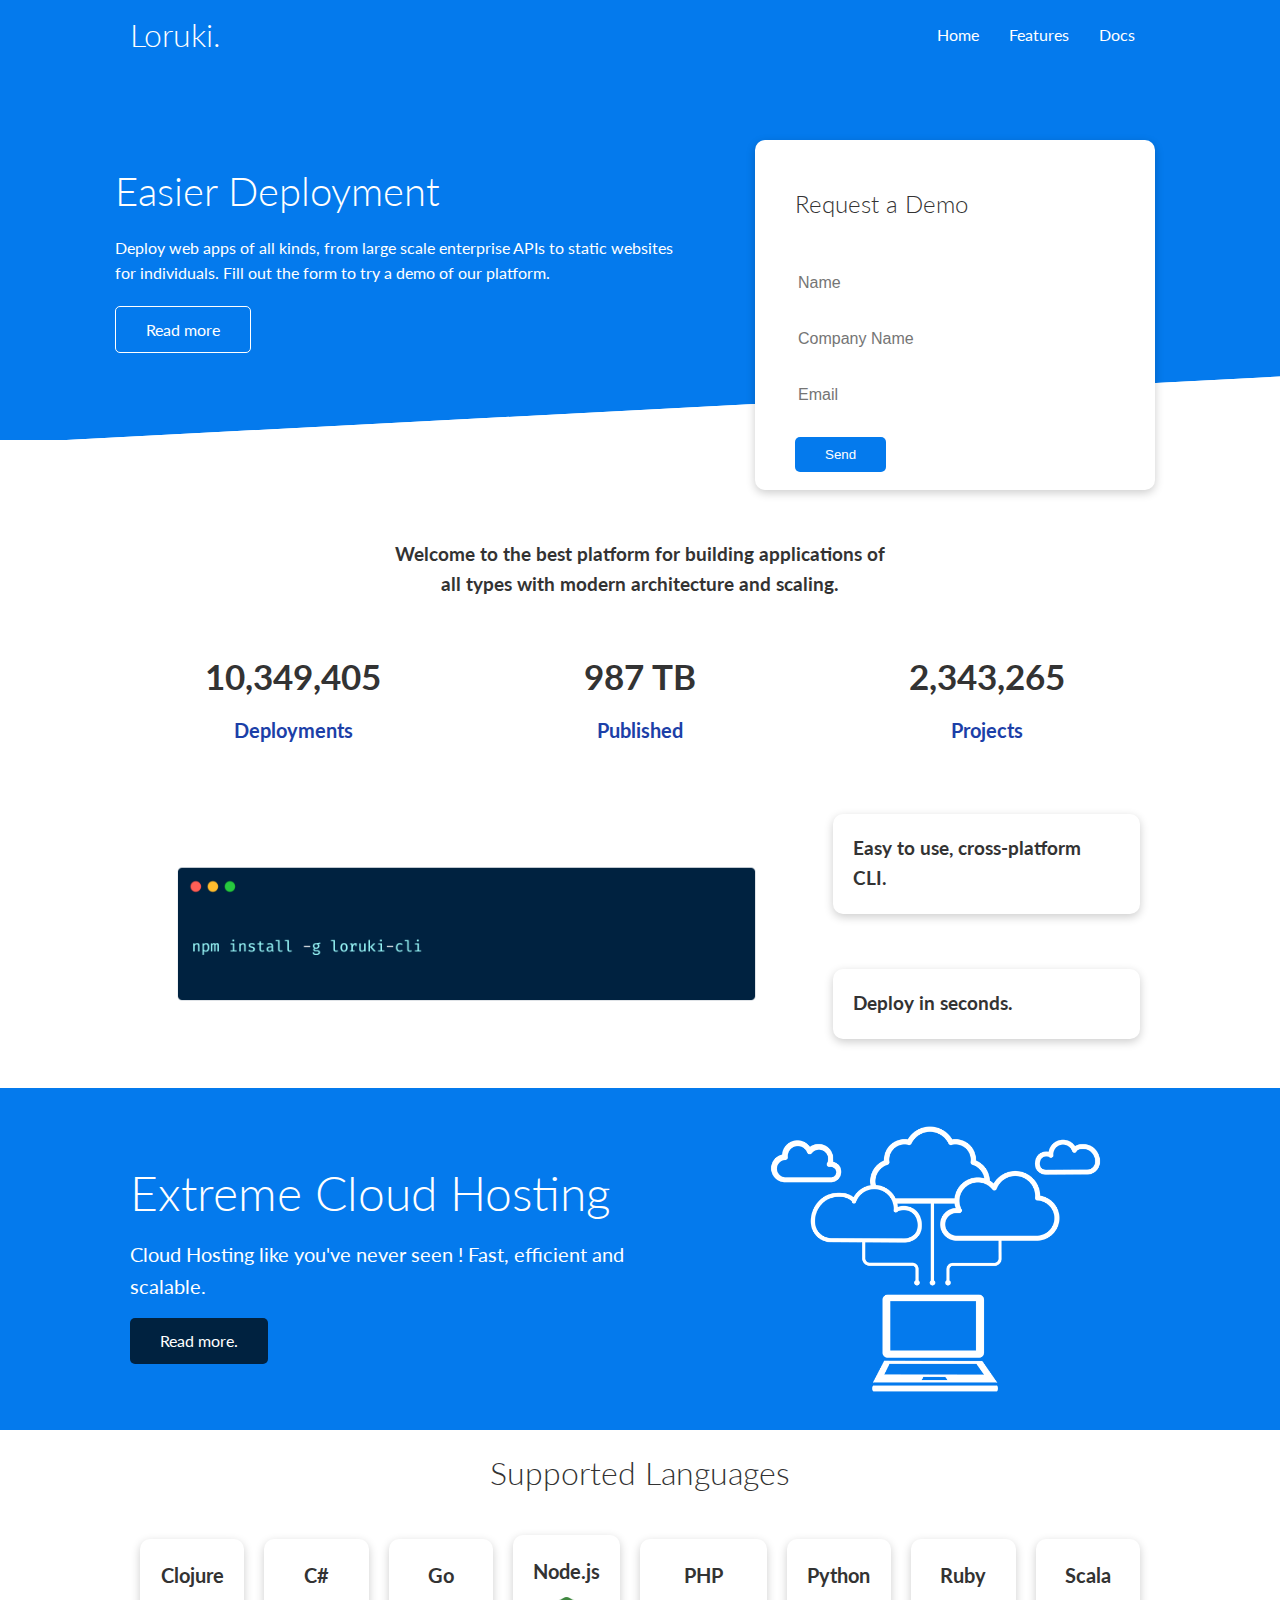
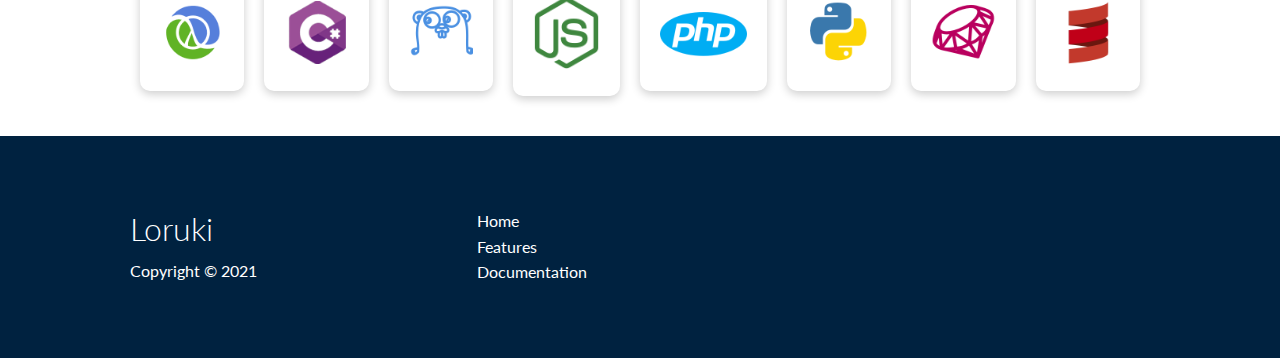
<file: index.html>
<!DOCTYPE html>
<html lang="en">
  <head>
    <meta charset="UTF-8" />
    <meta name="viewport" content="width=device-width, initial-scale=1.0" />
    <link
      rel="stylesheet"
      href="https://cdnjs.cloudflare.com/ajax/libs/font-awesome/5.15.2/css/all.min.css"
      integrity="sha512-HK5fgLBL+xu6dm/Ii3z4xhlSUyZgTT9tuc/hSrtw6uzJOvgRr2a9jyxxT1ely+B+xFAmJKVSTbpM/CuL7qxO8w=="
      crossorigin="anonymous"
    />
    <link rel="stylesheet" href="css/utilities.css" />
    <link rel="stylesheet" href="css/style.css" />

    <title>Loruki | Cloud Hosting for everyone</title>
  </head>
  <body>
    <!-- navbar -->
    <div class="navbar">
      <div class="container flex">
        <h1 class="logo">Loruki.</h1>
        <nav>
          <ul>
            <li><a href="index.html">Home</a></li>
            <li><a href="features.html">Features</a></li>
            <li><a href="docs.html">Docs</a></li>
          </ul>
        </nav>
      </div>
    </div>
    <!-- showcase -->
    <section class="showcase">
      <div class="container grid">
        <div class="showcase-text">
          <h1>Easier Deployment</h1>
          <p>
            Deploy web apps of all kinds, from large scale enterprise APIs to
            static websites for individuals. Fill out the form to try a demo of
            our platform.
          </p>
          <a href="features.html" class="btn btn-outline">Read more</a>
        </div>

        <div class="showcase-form card">
          <h2>Request a Demo</h2>
          <form
            name="contact"
            method="POST"
            netlify-honeypot="bot-field"
            data-netlify="true"
          >
            <input type="hidden" name="form-name" value="contact">
            <p class="hidden">
              <label>Don't fill out if you are a human: <input name="bot-field"
              /></label>
            </p>
            <div class="form-control">
              <input type="text" name="name" placeholder="Name" required />
            </div>
            <div class="form-control">
              <input
                type="text"
                name="company"
                placeholder="Company Name"
                required
              />
            </div>
            <div class="form-control">
              <input type="email" name="email" placeholder="Email" required />
            </div>
            <input type="submit" value="Send" class="btn btn-primary" />
          </form>
        </div>
      </div>
    </section>

    <!-- Stats-->
    <section class="stats">
      <div class="container">
        <h3 class="stats-heading text-center my-1">
          Welcome to the best platform for building applications of all types
          with modern architecture and scaling.
        </h3>
        <div class="grid grid-3 text-center my-4">
          <div>
            <i class="fas fa-server fa-3x"></i>
            <h3>10,349,405</h3>
            <p class="text-secondary">Deployments</p>
          </div>
          <div>
            <i class="fas fa-upload fa-3x"></i>
            <h3>987 TB</h3>
            <p class="text-secondary">Published</p>
          </div>
          <div>
            <i class="fas fa-project-diagram fa-3x"></i>
            <h3>2,343,265</h3>
            <p class="text-secondary">Projects</p>
          </div>
        </div>
      </div>
    </section>

    <!--CLI -->
    <section class="cli">
      <div class="container grid">
        <img src="images/cli.png" alt="" />
        <div class="card">
          <h3>Easy to use, cross-platform CLI.</h3>
        </div>
        <div class="card">
          <h3>Deploy in seconds.</h3>
        </div>
      </div>
    </section>

    <!-- Cloud -->
    <section class="cloud bg-primary my-2 py-2">
      <div class="container grid">
        <div class="text center">
          <h2 class="lg">Extreme Cloud Hosting</h2>
          <p class="lead my-1">
            Cloud Hosting like you've never seen ! Fast, efficient and scalable.
          </p>
          <a href="features.html" class="btn btn-dark">Read more.</a>
        </div>
        <img src="images/cloud.png" alt="" />
      </div>
    </section>

    <!-- Languages-->
    <section class="languages">
      <h2 class="md text-center my-2">Supported Languages</h2>
      <div class="container flex">
        <div class="card">
          <h4>Clojure</h4>
          <img src="images/logos/clojure.png" alt="" />
        </div>
        <div class="card">
          <h4>C#</h4>
          <img src="images/logos/csharp.png" alt="" />
        </div>
        <div class="card">
          <h4>Go</h4>
          <img src="images/logos/go.png" alt="" />
        </div>
        <div class="card">
          <h4>Node.js</h4>
          <img src="images/logos/node.png" alt="" />
        </div>
        <div class="card">
          <h4>PHP</h4>
          <img src="images/logos/php.png" alt="" />
        </div>
        <div class="card">
          <h4>Python</h4>
          <img src="images/logos/python.png" alt="" />
        </div>
        <div class="card">
          <h4>Ruby</h4>
          <img src="images/logos/ruby.png" alt="" />
        </div>
        <div class="card">
          <h4>Scala</h4>
          <img src="images/logos/scala.png" alt="" />
        </div>
      </div>
    </section>

    <!-- Footer-->
    <footer class="footer bg-dark py-5">
      <div class="container grid grid-3">
        <div>
          <h1>Loruki</h1>
          <p>Copyright &copy; 2021</p>
        </div>
        <nav>
          <ul>
            <li><a href="index.html">Home</a></li>
            <li><a href="features.html">Features</a></li>
            <li><a href="docs.html">Documentation</a></li>
          </ul>
        </nav>
        <div class="social">
          <a href=""><i class="fab fa-github fa-2x"></i></a>
          <a href=""><i class="fab fa-facebook fa-2x"></i></a>
          <a href=""><i class="fab fa-twitter fa-2x"></i></a>
          <a href=""><i class="fab fa-instagram fa-2x"></i></a>
        </div>
      </div>
    </footer>
  </body>
</html>
</file>
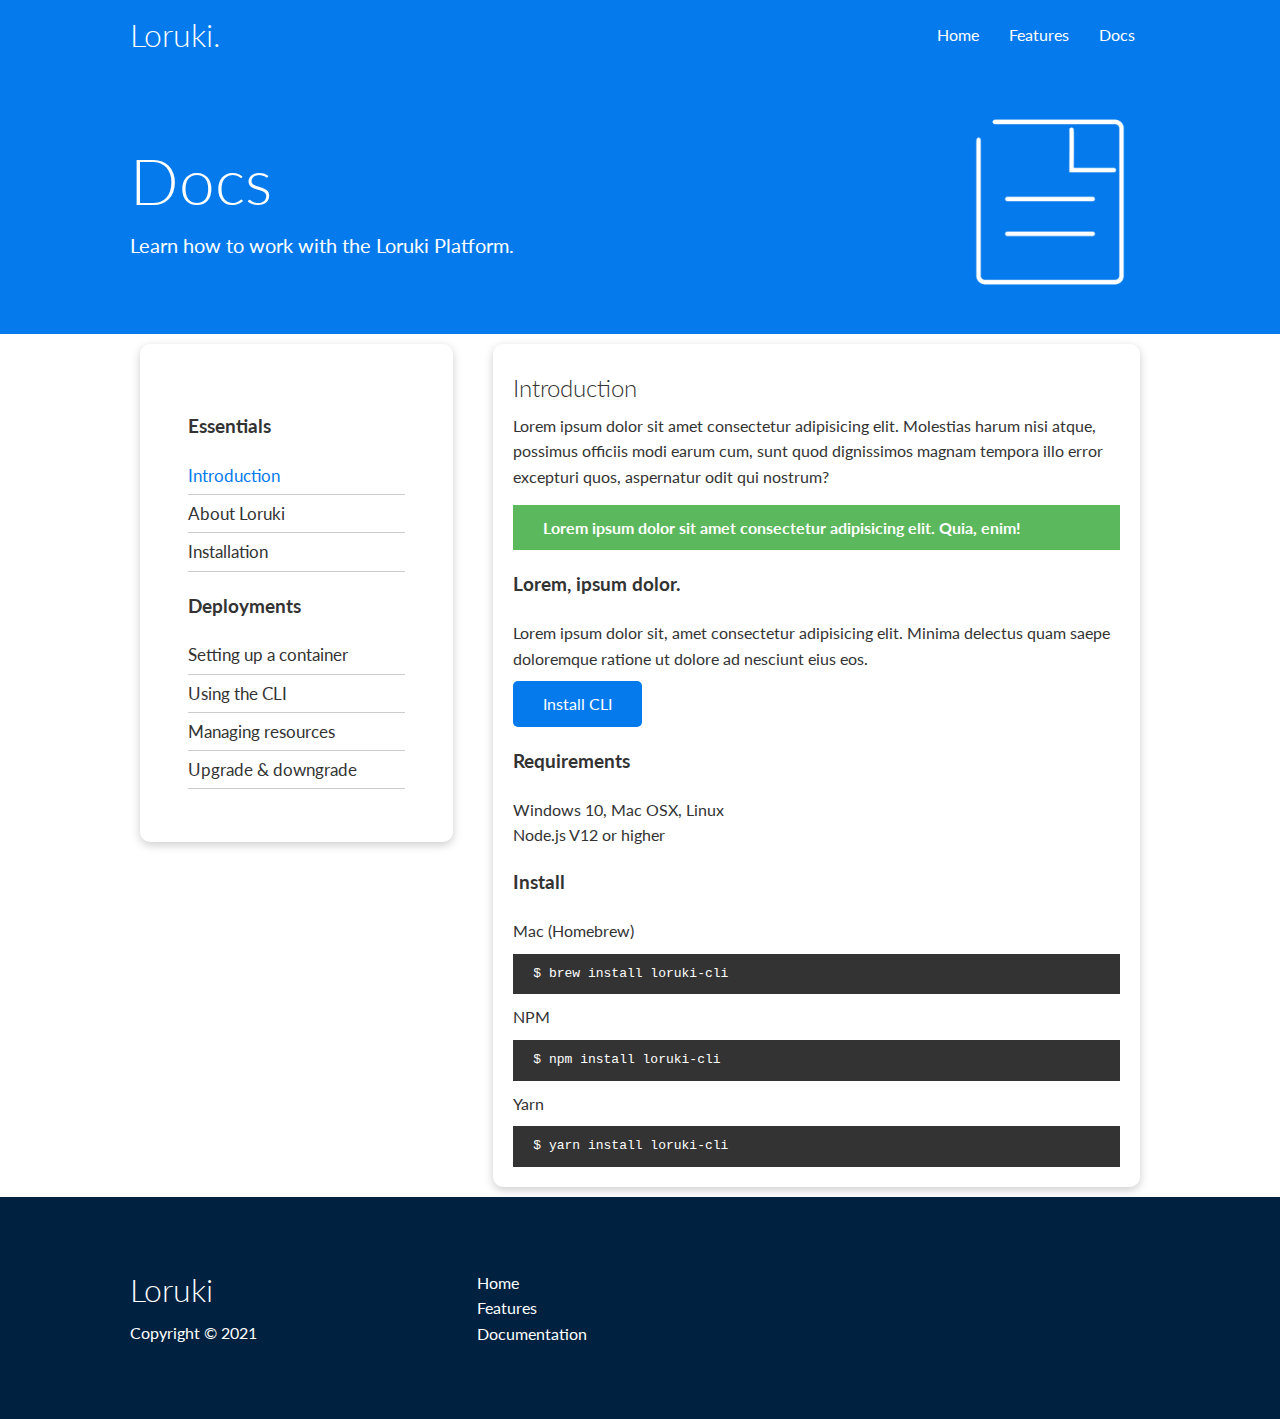
<file: docs.html>
<!DOCTYPE html>
<html lang="en">
  <head>
    <meta charset="UTF-8" />
    <meta name="viewport" content="width=device-width, initial-scale=1.0" />
    <link
      rel="stylesheet"
      href="https://cdnjs.cloudflare.com/ajax/libs/font-awesome/5.15.2/css/all.min.css"
      integrity="sha512-HK5fgLBL+xu6dm/Ii3z4xhlSUyZgTT9tuc/hSrtw6uzJOvgRr2a9jyxxT1ely+B+xFAmJKVSTbpM/CuL7qxO8w=="
      crossorigin="anonymous"
    />
    <link rel="stylesheet" href="css/utilities.css" />
    <link rel="stylesheet" href="css/style.css" />

    <title>Loruki | Cloud Hosting for everyone</title>
  </head>
  <body>
    <!-- navbar -->
    <div class="navbar">
      <div class="container flex">
        <h1 class="logo">Loruki.</h1>
        <nav>
          <ul>
            <li><a href="index.html">Home</a></li>
            <li><a href="features.html">Features</a></li>
            <li><a href="docs.html">Docs</a></li>
          </ul>
        </nav>
      </div>
    </div>

    <!-- Head -->
    <section class="docs-head bg-primary py-3">
      <div class="container grid">
        <div>
          <h1 class="xl">Docs</h1>
          <p class="lead">Learn how to work with the Loruki Platform.</p>
        </div>
        <img src="images/docs.png" alt="" />
      </div>
    </section>

    <!-- Docs Main-->
    <section class="docs-main may-4">
      <div class="container grid">
        <div class="card bg-light p-3">
          <h3 class="my-2">Essentials</h3>
          <nav>
            <ul>
              <li><a class="text-primary" href="#">Introduction</a></li>
              <li><a href="#">About Loruki</a></li>
              <li><a href="#">Installation</a></li>
            </ul>
          </nav>
          <h3 class="my-2">Deployments</h3>
          <nav>
            <ul>
              <li><a href="#">Setting up a container</a></li>
              <li><a href="#">Using the CLI</a></li>
              <li><a href="#">Managing resources</a></li>
              <li><a href="#">Upgrade & downgrade</a></li>
            </ul>
          </nav>
        </div>
        <div class="card">
          <h2>Introduction</h2>
          <p>
            Lorem ipsum dolor sit amet consectetur adipisicing elit. Molestias
            harum nisi atque, possimus officiis modi earum cum, sunt quod
            dignissimos magnam tempora illo error excepturi quos, aspernatur
            odit qui nostrum?
          </p>
          <div class="alert alert-success">
            <i class="fas fa-info"></i>Lorem ipsum dolor sit amet consectetur
            adipisicing elit. Quia, enim!
          </div>
          <h3>Lorem, ipsum dolor.</h3>
          <p>
            Lorem ipsum dolor sit, amet consectetur adipisicing elit. Minima
            delectus quam saepe doloremque ratione ut dolore ad nesciunt eius
            eos.
          </p>
          <a href="#" class="btn btn-primary">Install CLI</a>
          <h3>Requirements</h3>
          <ul>
            <li>Windows 10, Mac OSX, Linux</li>
            <li>Node.js V12 or higher</li>
          </ul>
          <h3>Install</h3>
          <p>Mac (Homebrew)</p>
          <pre><code>$ brew install loruki-cli</code></pre>
          <p>NPM</p>
          <pre><code>$ npm install loruki-cli</code></pre>
          <p>Yarn</p>
          <pre><code>$ yarn install loruki-cli</code></pre>
        </div>
      </div>
    </section>

    <!-- Footer-->
    <footer class="footer bg-dark py-5">
      <div class="container grid grid-3">
        <div>
          <h1>Loruki</h1>
          <p>Copyright &copy; 2021</p>
        </div>
        <nav>
          <ul>
            <li><a href="index.html">Home</a></li>
            <li><a href="features.html">Features</a></li>
            <li><a href="docs.html">Documentation</a></li>
          </ul>
        </nav>
        <div class="social">
          <a href=""><i class="fab fa-github fa-2x"></i></a>
          <a href=""><i class="fab fa-facebook fa-2x"></i></a>
          <a href=""><i class="fab fa-twitter fa-2x"></i></a>
          <a href=""><i class="fab fa-instagram fa-2x"></i></a>
        </div>
      </div>
    </footer>
  </body>
</html>
</file>
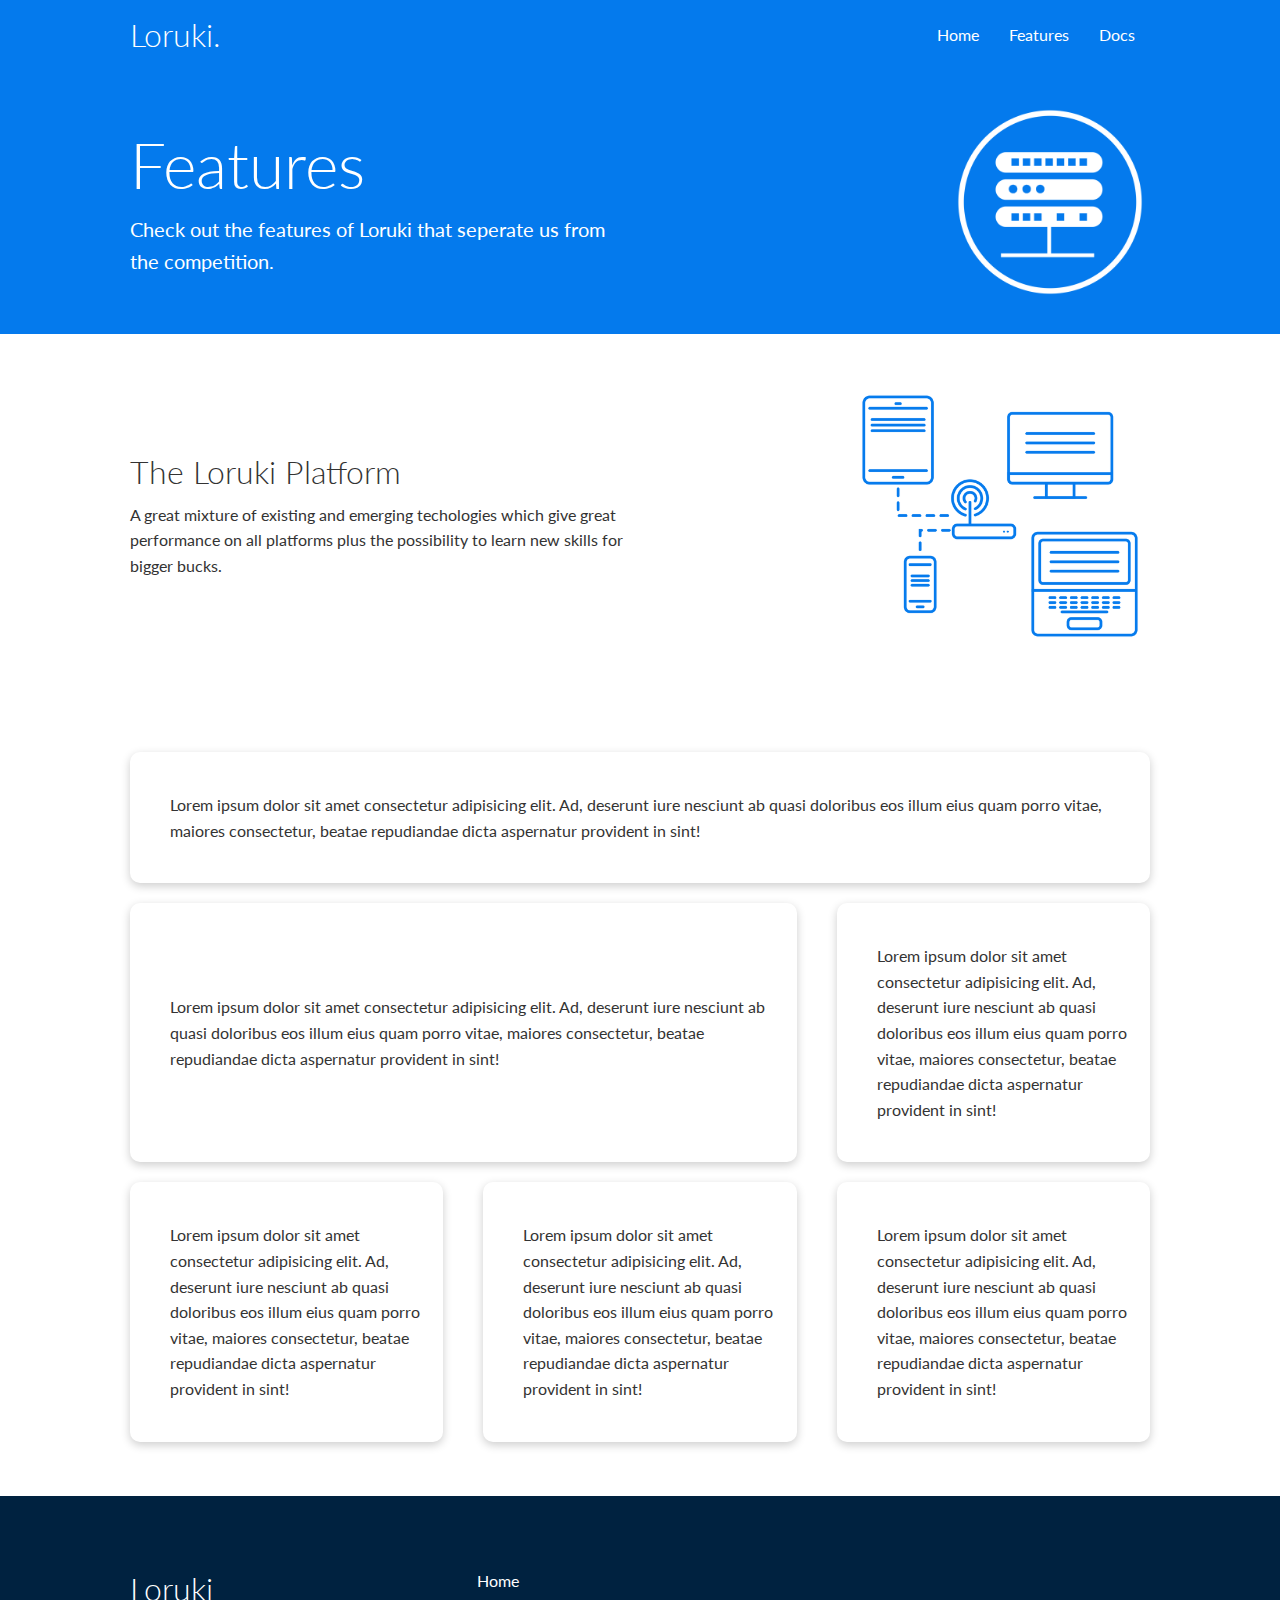
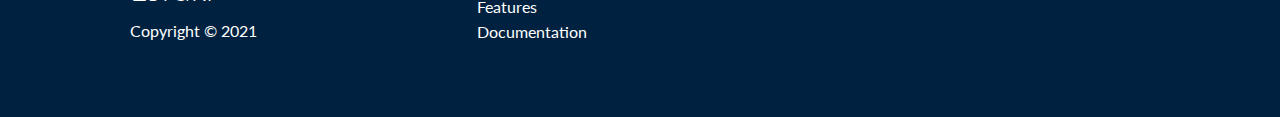
<file: features.html>
<!DOCTYPE html>
<html lang="en">
  <head>
    <meta charset="UTF-8" />
    <meta name="viewport" content="width=device-width, initial-scale=1.0" />
    <link
      rel="stylesheet"
      href="https://cdnjs.cloudflare.com/ajax/libs/font-awesome/5.15.2/css/all.min.css"
      integrity="sha512-HK5fgLBL+xu6dm/Ii3z4xhlSUyZgTT9tuc/hSrtw6uzJOvgRr2a9jyxxT1ely+B+xFAmJKVSTbpM/CuL7qxO8w=="
      crossorigin="anonymous"
    />
    <link rel="stylesheet" href="css/utilities.css" />
    <link rel="stylesheet" href="css/style.css" />

    <title>Loruki | Cloud Hosting for everyone</title>
  </head>
  <body>
    <!-- navbar -->
    <div class="navbar">
      <div class="container flex">
        <h1 class="logo">Loruki.</h1>
        <nav>
          <ul>
            <li><a href="index.html">Home</a></li>
            <li><a href="features.html">Features</a></li>
            <li><a href="docs.html">Docs</a></li>
          </ul>
        </nav>
      </div>
    </div>

    <!-- Head -->
    <section class="features-head bg-primary py-3">
      <div class="container grid">
        <div>
          <h1 class="xl">Features</h1>
          <p class="lead">
            Check out the features of Loruki that seperate us from the
            competition.
          </p>
        </div>
        <img src="images/server.png" alt="">
      </div>
    </section>

    <!-- Sub-head -->
    <section class="features-sub-head bg-light py-3">
        <div class="container grid">
        <div>
            <h1 class="md">The Loruki Platform</h1>
            <p>
                A great mixture of existing and emerging techologies which give great performance
                on all platforms plus the possibility to learn new skills for bigger bucks.
            </p>
            </div>
            <img src="images/server2.png" alt="">
        </div>
    </section>

    <section class="features-main my-2">
        <div class="container grid grid-3">
            <div class="card flex">
                <i class="fas fa-server fa-3x"></i>
                <p>Lorem ipsum dolor sit amet consectetur adipisicing elit. Ad, deserunt iure nesciunt
                     ab quasi doloribus eos illum eius quam porro vitae, maiores consectetur, 
                     beatae repudiandae dicta aspernatur provident in sint!
                </p>
            </div>
              <div class="card flex">
                <i class="fas fa-network-wired fa-3x"></i>
                <p>Lorem ipsum dolor sit amet consectetur adipisicing elit. Ad, deserunt iure nesciunt
                     ab quasi doloribus eos illum eius quam porro vitae, maiores consectetur, 
                     beatae repudiandae dicta aspernatur provident in sint!
                </p>
            </div>
              <div class="card flex">
                <i class="fas fa-laptop-code fa-3x"></i>
                <p>Lorem ipsum dolor sit amet consectetur adipisicing elit. Ad, deserunt iure nesciunt
                     ab quasi doloribus eos illum eius quam porro vitae, maiores consectetur, 
                     beatae repudiandae dicta aspernatur provident in sint!
                </p>
            </div>
              <div class="card flex">
                <i class="fas fa-database fa-3x"></i>
                <p>Lorem ipsum dolor sit amet consectetur adipisicing elit. Ad, deserunt iure nesciunt
                     ab quasi doloribus eos illum eius quam porro vitae, maiores consectetur, 
                     beatae repudiandae dicta aspernatur provident in sint!
                </p>
            </div>
            <div class="card flex">
                <i class="fas fa-power-off fa-3x"></i>
                <p>Lorem ipsum dolor sit amet consectetur adipisicing elit. Ad, deserunt iure nesciunt
                     ab quasi doloribus eos illum eius quam porro vitae, maiores consectetur, 
                     beatae repudiandae dicta aspernatur provident in sint!
                </p>
            </div>
            <div class="card flex">
                <i class="fas fa-upload fa-3x"></i>
                <p>Lorem ipsum dolor sit amet consectetur adipisicing elit. Ad, deserunt iure nesciunt
                     ab quasi doloribus eos illum eius quam porro vitae, maiores consectetur, 
                     beatae repudiandae dicta aspernatur provident in sint!
                </p>
            </div>
        </div>
    </section>
    

    </section>

    <!-- Footer-->
    <footer class="footer bg-dark py-5">
      <div class="container grid grid-3">
        <div>
          <h1>Loruki</h1>
          <p>Copyright &copy; 2021</p>
        </div>
        <nav>
          <ul>
            <li><a href="index.html">Home</a></li>
            <li><a href="features.html">Features</a></li>
            <li><a href="docs.html">Documentation</a></li>
          </ul>
        </nav>
        <div class="social">
          <a href=""><i class="fab fa-github fa-2x"></i></a>
          <a href=""><i class="fab fa-facebook fa-2x"></i></a>
          <a href=""><i class="fab fa-twitter fa-2x"></i></a>
          <a href=""><i class="fab fa-instagram fa-2x"></i></a>
        </div>
      </div>
    </footer>
  </body>
</html>
</file>
<file: css/utilities.css>
.container {
  max-width: 1100px;
  margin: 0 auto;
  overflow: auto;
  padding: 0 40px;
}

.card {
  background-color: #fff;
  color: #333;
  border-radius: 10px;
  box-shadow: 0 3px 10px rgba(0, 0, 0, 0.2);
  padding: 20px;
  margin: 10px;
}

.btn {
  display: inline-block;
  padding: 10px 30px;
  cursor: pointer;
  background-color: var(--primary-color);
  color: #fff;
  border: none;
  border-radius: 5px;
}

.btn-outline {
  background-color: transparent;
  border: 1px #fff solid;
}

.btn:hover {
  transform: scale(0.98);
}

/* Backgrounds & colored buttons */
.bg-primary,
.btn-primary {
  background-color: var(--primary-color);
  color: #fff;
}

.bg-secondary,
.btn-secondary {
  background-color: var(--secondary-color);
  color: #fff;
}

.bg-dark,
.btn-dark {
  background-color: var(--dark-color);
  color: #fff;
}

.bg-light,
.btn-light {
  color: var(--light-color);
  color: #333;
}

/* Text colors */
.text-primary {
  color: var(--primary-color);
}

.text-secondary {
  color: var(--secondary-color);
}

.text-dark {
  color: var(--dark-color);
}

.text-light {
  color: var(--light-color);
}

.bg-primary a,
.btn-primary a,
.bg-secondary a,
.btn-secondary a,
.bg-dark a,
.btn-dark a {
  color: #fff;
}

/* Text sizes */
.lead {
  font-size: 20px;
}

.sm {
  font-size: 1rem;
}

.md {
  font-size: 2rem;
}

.lg {
  font-size: 3rem;
}

.xl {
  font-size: 4rem;
}
.text-center {
  text-align: center;
}

/* Alert */
.alert {
  background-color: var(--light-color);
  padding: 10px 20px;
  font-weight: bold;
  margin: 15px 0;
}

.alert i {
  margin-right: 10px;
}

.alert-success {
  background-color: var(--success-color);
  color: #fff;
}

.alert-error {
  background-color: var(--error-color);
  color: #fff;
}

.flex {
  display: flex;
  justify-content: center;
  align-items: center;
  height: 100%;
}

.grid {
  display: grid;
  grid-template-columns: repeat(2, 1fr);
  gap: 20px;
  justify-content: center;
  align-items: center;
  height: 100%;
}

.grid-3 {
  grid-template-columns: repeat(3, 1fr);
}

/* Margins */
.my-1 {
  margin: 1rem 0;
}

.my-2 {
  margin: 1.5rem 0;
}

.my-3 {
  margin: 2rem 0;
}

.my-4 {
  margin: 3rem 0;
}

.my-5 {
  margin: 4rem 0;
}

.m-1 {
  margin: 1rem;
}

.m-2 {
  margin: 1.5rem;
}

.m-3 {
  margin: 3rem;
}

.m-4 {
  margin: 4rem;
}

.m-5 {
  margin: 5rem;
}

/* Padding */
.py-1 {
  padding: 1rem 0;
}

.py-2 {
  padding: 1.5rem 0;
}

.py-3 {
  padding: 2rem 0;
}

.py-4 {
  padding: 3rem 0;
}

.py-5 {
  padding: 4rem 0;
}

.p-1 {
  padding: 1rem;
}

.p-2 {
  padding: 1.5rem;
}

.p-3 {
  padding: 3rem;
}

.p-4 {
  padding: 4rem;
}

.p-5 {
  padding: 5rem;
}
</file>
<file: css/style.css>
@import url("https://fonts.googleapis.com/css2?family=Lato:wght@300&display=swap");

:root {
  --primary-color: #047aed;
  --secondary-color: #1c3fa8;
  --dark-color: #002240;
  --light-color: #f4f4f4;
  --success-color: #5cb85c;
  --error-color: #d9534f;
}

* {
  box-sizing: border-box;
  padding: 0;
  margin: 0;
}

body {
  font-family: "Lato", sans-serif;
  color: #333;
  line-height: 1.6;
}

ul {
  list-style-type: none;
}

a {
  text-decoration: none;
  color: #333;
}

h1,
h2 {
  font-weight: 300;
  line-height: 1.2;
  margin: 10px 0;
}

p {
  margin: 10px 0;
}

img {
  width: 100%;
}

code,
pre {
  background: #333;
  color: #fff;
  padding: 10px;
}

.hidden {
  visibility: hidden;
  height: 0;
}
/* Navbar */
.navbar {
  background-color: var(--primary-color);
  color: #fff;
  height: 70px;
}

.navbar ul {
  display: flex;
}

.navbar a {
  color: #fff;
  padding: 10px;
  margin: 0 5px;
}

.navbar a:hover {
  border-bottom: 2px #fff solid;
}

.navbar .flex {
  justify-content: space-between;
}
/* Showcase */
.showcase {
  height: 400 px;
  background-color: var(--primary-color);
  color: #fff;
  position: relative;
}

.showcase h1 {
  font-size: 40px;
}

.showcase p {
  margin: 20px 0;
}

.showcase .grid {
  overflow: visible;
  grid-template-columns: 55% 45%;
  gap: 30px;
}

.showcase-text {
  animation: slideInFromLeft 1s ease-in;
}

.showcase-form {
  position: relative;
  top: 60px;
  height: 350px;
  width: 400px;
  padding: 40px;
  z-index: 100;
  justify-self: flex-end;
  animation: slideInFromRight 1s ease-in;
  
}

.showcase-form .form-control {
  margin: 30px 0;
}

.showcase-form input[type="text"],
.showcase-form input[type="email"] {
  border: 0;
  border-bottom: 1px #b4becb;
  width: 100%;
  padding: 3px;
  font-size: 16px;
}

.showcase input:focus {
  outline: none;
}

.showcase::before,
.showcase::after {
  content: "";
  position: absolute;
  height: 100px;
  bottom: -70px;
  right: 0;
  left: 0;
  background: #fff;
  transform: skewY(-3deg);
  -webkit-transform: skewY(-3deg);
  -moz-transform: skewY(-3deg);
  -ms-transform: skewY(-3deg);
}

/* Stats */
.stats {
  padding-top: 100px;
  animation: slideInFromBottom 1s ease-in;
}

.stats-heading {
  max-width: 500px;
  margin: auto;
}
.stats .grid h3 {
  font-size: 35px;
}

.stats .grid p {
  font-size: 20px;
  font-weight: bold;
}

/* CLI */
.cli .grid {
  grid-template-columns: repeat(3, 1fr);
  grid-template-rows: repeat(2, 1fr);
}

.cli .grid > *:first-child {
  grid-column: 1 / span 2;
  grid-row: 1 / span 2;
}

/* Cloud */
.cloud .grid {
  grid-template-columns: 4fr 3fr;
}

/* Languages  */
.languges .flex {
  flex-wrap: wrap;
}
.languages .card {
  text-align: center;
  margin: 18px 10px 40px;
  transition: transform 0.2s ease-in;
}

.languages .card h4 {
  font-size: 20px;
  margin-bottom: 10px;
}

.languages .card:hover {
  transform: translateY(-15px);
}

/* Docs */
.docs-main h3 {
  margin: 20px 0;
}
.docs-main .grid {
  grid-template-columns: 1fr 2fr;
  align-items: flex-start;
}
.docs-main nav li {
  font-size: 17px;
  padding-bottom: 5px;
  margin-bottom: 5px;
  border-bottom: 1px #ccc solid;
}

.docs-main a:hover {
  font-weight: bold;
}

/* Features */
.features-head img,
.docs-head img {
  width: 200px;
  justify-self: flex-end;
}

.features-sub-head img {
  width: 300px;
  justify-self: flex-end;
}

.features-main .card > i {
  margin-right: 20px;
}

.features-main .grid {
  padding: 30px;
}

.features-main .grid > *:first-child {
  grid-column: 1 / span 3;
}
.features-main .grid > *:nth-child(2) {
  grid-column: 1 / span 2;
}

/* Footer */
.footer .social a {
  margin: 0 10px;
}
/* Animations */
@keyframes slideInFromLeft {
  0% {
    transform: translateX(-100%);
  }
  100% {
    transform: translateX(0);
  }
}
@keyframes slideInFromRight {
  0% {
    transform: translateX(100%);
  }
  100% {
    transform: translateX(0);
  }
}
@keyframes slideInFromTop {
  0% {
    transform: translateY(-100%);
  }
  100% {
    transform: translateX(0);
  }
}
@keyframes slideInFromBottom {
  0% {
    transform: translateY(100%);
  }
  100% {
    transform: translateX(0);
  }
}


/* Tablets and under */
@media (max-width: 768px) {
  .grid,
  .showcase .grid,
  .stats .grid,
  .cli .grid,
  .cloud .grid,
  .features-main .grid,
  .docs-main .grid {
    grid-template-columns: 1fr;
    grid-template-rows: 1fr;
  }
  .showcase {
    height: auto;
  }
  .showcase-text {
    text-align: center;
    margin-top: 40px;
  }
  .showcase-form {
    justify-self: center;
    margin: auto;
  }
  .cli .grid > *:first-child {
    grid-column: 1;
    grid-row: 1;
  }

  .features-head img,
  .features-sub-head img,
  .docs-head img {
    text-align: center;
  }
  .features-head,
  .features-sub-head,
  .docs-head {
    justify-self: center;
  }

  .festures-main .grid > *:first-child,
  .festures-main .grid > *:nth-child(2) {
    grid-column: 1;
  }

/* Mobile */
@media (max-width: 500px) {
  .navbar {
    height: 110px;
  }
  .navbar .flex {
    flex-direction: column;
  }
  .navbar ul {
    padding: 10px;
    background-color: rgba(0, 0, 0, 0.1);
  }
}
</file>
